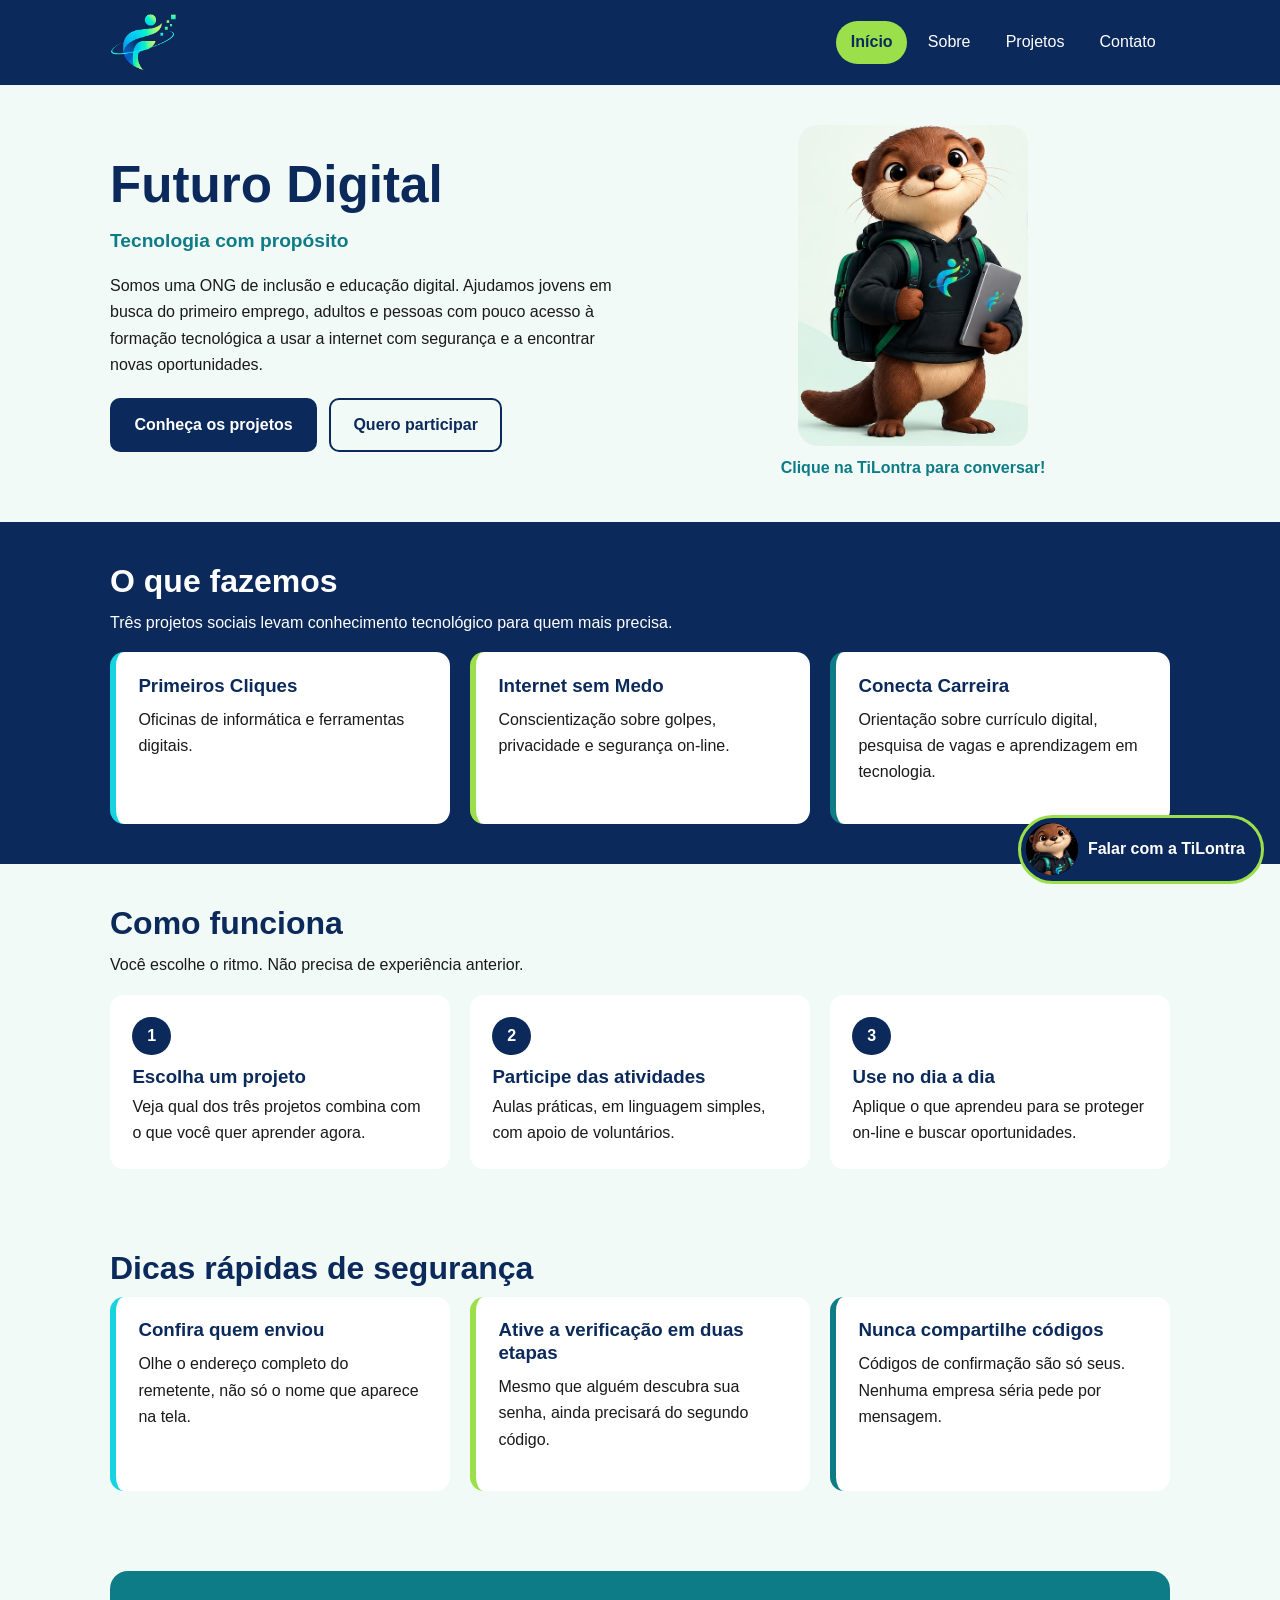
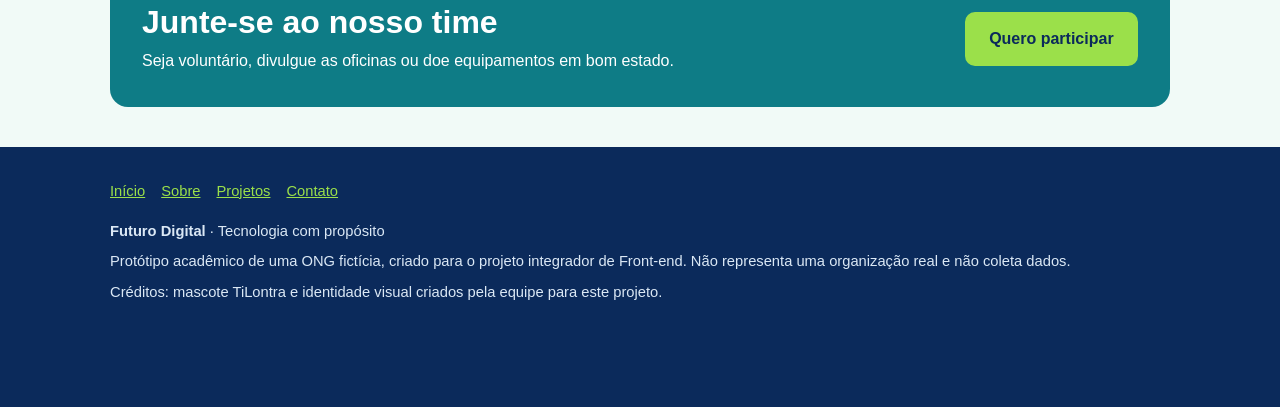
<file: index.html>
<!DOCTYPE html>
<html lang="pt-BR">
    <head>
        <meta charset="UTF-8">
        <meta name="viewport" content="width=device-width, initial-scale=1">
        <meta name="description" content="Futuro Digital: ONG de inclusão e educação digital.">
        <title>
            Início | Futuro Digital
        </title>
        <link rel="stylesheet" href="css/style.css">
    </head>
    <body>
        <!-- Link de acessibilidade que permite ir diretamente ao conteúdo principal. -->
        <a class="pular" href="#conteudo">
            Pular para o conteúdo
        </a>
        <!-- Cabeçalho com identidade visual e menu de navegação principal. -->
        <header>
            <div class="container topo">
                <a class="marca" href="index.html">
                    <img src="img/logo.png" alt="Futuro Digital - ir para a página inicial" width="70" height="56">
                </a>
                <nav aria-label="Menu principal">
                    <ul>
                        <li>
                            <a href="index.html" aria-current="page">
                                Início
                            </a>
                        </li>
                        <li>
                            <a href="sobre.html">
                                Sobre
                            </a>
                        </li>
                        <li>
                            <a href="projetos.html">
                                Projetos
                            </a>
                        </li>
                        <li>
                            <a href="contato.html">
                                Contato
                            </a>
                        </li>
                    </ul>
                </nav>
            </div>
        </header>
        <!-- Conteúdo principal da página, destino do link de salto. -->
        <main id="conteudo">
            <section>
                <!-- Seção de destaque: apresentação da ONG, chamadas para ação e mascote interativa. -->
                <div class="container hero">
                    <div class="hero-texto">
                        <h1>
                            Futuro Digital
                        </h1>
                        <p class="slogan">
                            Tecnologia com propósito
                        </p>
                        <p>
                            Somos uma ONG de inclusão e educação digital. Ajudamos jovens em busca do primeiro emprego, adultos e pessoas com pouco acesso à formação tecnológica a usar a internet com segurança e a encontrar novas oportunidades.
                        </p>
                        <div class="botoes">
                            <a class="btn" href="projetos.html">
                                Conheça os projetos
                            </a>
                            <a class="btn claro" href="contato.html">
                                Quero participar
                            </a>
                        </div>
                    </div>
                    <div class="hero-img">
                        <!-- Botão da mascote: o ID permite associar esta interação ao JavaScript externo. -->
                        <button type="button" class="hero-mascote" id="hero-tilontra" aria-label="Conversar com a TiLontra">
                            <img src="img/tilontra-hero.png" alt="TiLontra, mascote da Futuro Digital: uma lontra de moletom escuro e mochila verde, segurando um tablet" width="230" height="321">
                        </button>
                        <p class="legenda-hero">
                            Clique na TiLontra para conversar!
                        </p>
                    </div>
                </div>
            </section>
            <!-- Apresentação dos três projetos sociais em cartões. -->
            <section class="faixa">
                <div class="container">
                    <h2>
                        O que fazemos
                    </h2>
                    <p>
                        Três projetos sociais levam conhecimento tecnológico para quem mais precisa.
                    </p>
                    <div class="grade">
                        <article class="cartao">
                            <h3>
                                Primeiros Cliques
                            </h3>
                            <p style="color:var(--ink)">
                                Oficinas de informática e ferramentas digitais.
                            </p>
                        </article>
                        <article class="cartao">
                            <h3>
                                Internet sem Medo
                            </h3>
                            <p style="color:var(--ink)">
                                Conscientização sobre golpes, privacidade e segurança on-line.
                            </p>
                        </article>
                        <article class="cartao">
                            <h3>
                                Conecta Carreira
                            </h3>
                            <p style="color:var(--ink)">
                                Orientação sobre currículo digital, pesquisa de vagas e aprendizagem em tecnologia.
                            </p>
                        </article>
                    </div>
                </div>
            </section>
            <section>
                <div class="container">
                    <h2>
                        Como funciona
                    </h2>
                    <p>
                        Você escolhe o ritmo. Não precisa de experiência anterior.
                    </p>
                    <!-- Lista ordenada que descreve as etapas de participação. -->
                    <ol class="passos">
                        <li>
                            <h3>
                                Escolha um projeto
                            </h3>
                            <p>
                                Veja qual dos três projetos combina com o que você quer aprender agora.
                            </p>
                        </li>
                        <li>
                            <h3>
                                Participe das atividades
                            </h3>
                            <p>
                                Aulas práticas, em linguagem simples, com apoio de voluntários.
                            </p>
                        </li>
                        <li>
                            <h3>
                                Use no dia a dia
                            </h3>
                            <p>
                                Aplique o que aprendeu para se proteger on-line e buscar oportunidades.
                            </p>
                        </li>
                    </ol>
                </div>
            </section>
            <section>
                <div class="container">
                    <h2>
                        Dicas rápidas de segurança
                    </h2>
                    <div class="grade">
                        <article class="cartao">
                            <h3>
                                Confira quem enviou
                            </h3>
                            <p>
                                Olhe o endereço completo do remetente, não só o nome que aparece na tela.
                            </p>
                        </article>
                        <article class="cartao">
                            <h3>
                                Ative a verificação em duas etapas
                            </h3>
                            <p>
                                Mesmo que alguém descubra sua senha, ainda precisará do segundo código.
                            </p>
                        </article>
                        <article class="cartao">
                            <h3>
                                Nunca compartilhe códigos
                            </h3>
                            <p>
                                Códigos de confirmação são só seus. Nenhuma empresa séria pede por mensagem.
                            </p>
                        </article>
                    </div>
                </div>
            </section>
            <section>
                <div class="container">
                    <!-- Chamada para participação voluntária e contato. -->
                    <div class="chamada">
                        <div>
                            <h2>
                                Junte-se ao nosso time
                            </h2>
                            <p>
                                Seja voluntário, divulgue as oficinas ou doe equipamentos em bom estado.
                            </p>
                        </div>
                        <a class="btn" href="contato.html">
                            Quero participar
                        </a>
                    </div>
                </div>
            </section>
        </main>
        <!-- Rodapé com navegação secundária, identificação e créditos acadêmicos. -->
        <footer>
            <div class="container">
                <ul class="rodape-nav">
                    <li>
                        <a href="index.html">
                            Início
                        </a>
                    </li>
                    <li>
                        <a href="sobre.html">
                            Sobre
                        </a>
                    </li>
                    <li>
                        <a href="projetos.html">
                            Projetos
                        </a>
                    </li>
                    <li>
                        <a href="contato.html">
                            Contato
                        </a>
                    </li>
                </ul>
                <p>
                    <strong>
                        Futuro Digital
                    </strong>
                     · Tecnologia com propósito
                </p>
                <p>
                    Protótipo acadêmico de uma ONG fictícia, criado para o projeto integrador de Front-end. Não representa uma organização real e não coleta dados.
                </p>
                <p>
                    Créditos: mascote TiLontra e identidade visual criados pela equipe para este projeto.
                </p>
            </div>
        </footer>
        <!-- Componente complementar da mascote, com balão de dicas e controles interativos. -->
        <aside class="tilontra" aria-label="Mascote TiLontra">
            <!-- Balão inicialmente oculto; o atributo hidden controla sua visibilidade inicial. -->
            <div class="balao" id="balao" hidden>
                <img id="balao-pose" class="balao-pose" src="img/pose-juntos.png" alt="" width="80" height="84">
                <div class="balao-texto">
                    <p>
                        <strong>
                            TiLontra:
                        </strong>
                    </p>
                    <!-- Área de dicas atualizável: aria-live anuncia alterações de texto a tecnologias assistivas. -->
                    <p id="dica-texto" aria-live="polite">
                        Antes de clicar em um link desconhecido, pare e confira o endereço. Golpes dependem da pressa!
                    </p>
                    <p class="balao-pergunta">
                        Quer outra dica? Escolha um assunto:
                    </p>
                    <!-- Botões temáticos identificados por IDs para interação com o script. -->
                    <div class="balao-opcoes">
                        <button type="button" id="tema-golpes">
                            Golpes
                        </button>
                        <button type="button" id="tema-senhas">
                            Senhas
                        </button>
                        <button type="button" id="tema-curriculo">
                            Currículo
                        </button>
                    </div>
                </div>
            </div>
            <!-- Botão que controla o balão; atributos ARIA informam o estado e o elemento controlado. -->
            <button class="btn-tilontra" id="btn-tilontra" type="button" aria-expanded="false" aria-controls="balao">
                <img src="img/tilontra-rosto.png" alt="">
                <span id="btn-texto">
                    Falar com a TiLontra
                </span>
            </button>
        </aside>
        <script src="js/script.js">
        </script>
    </body>
</html>
</file>
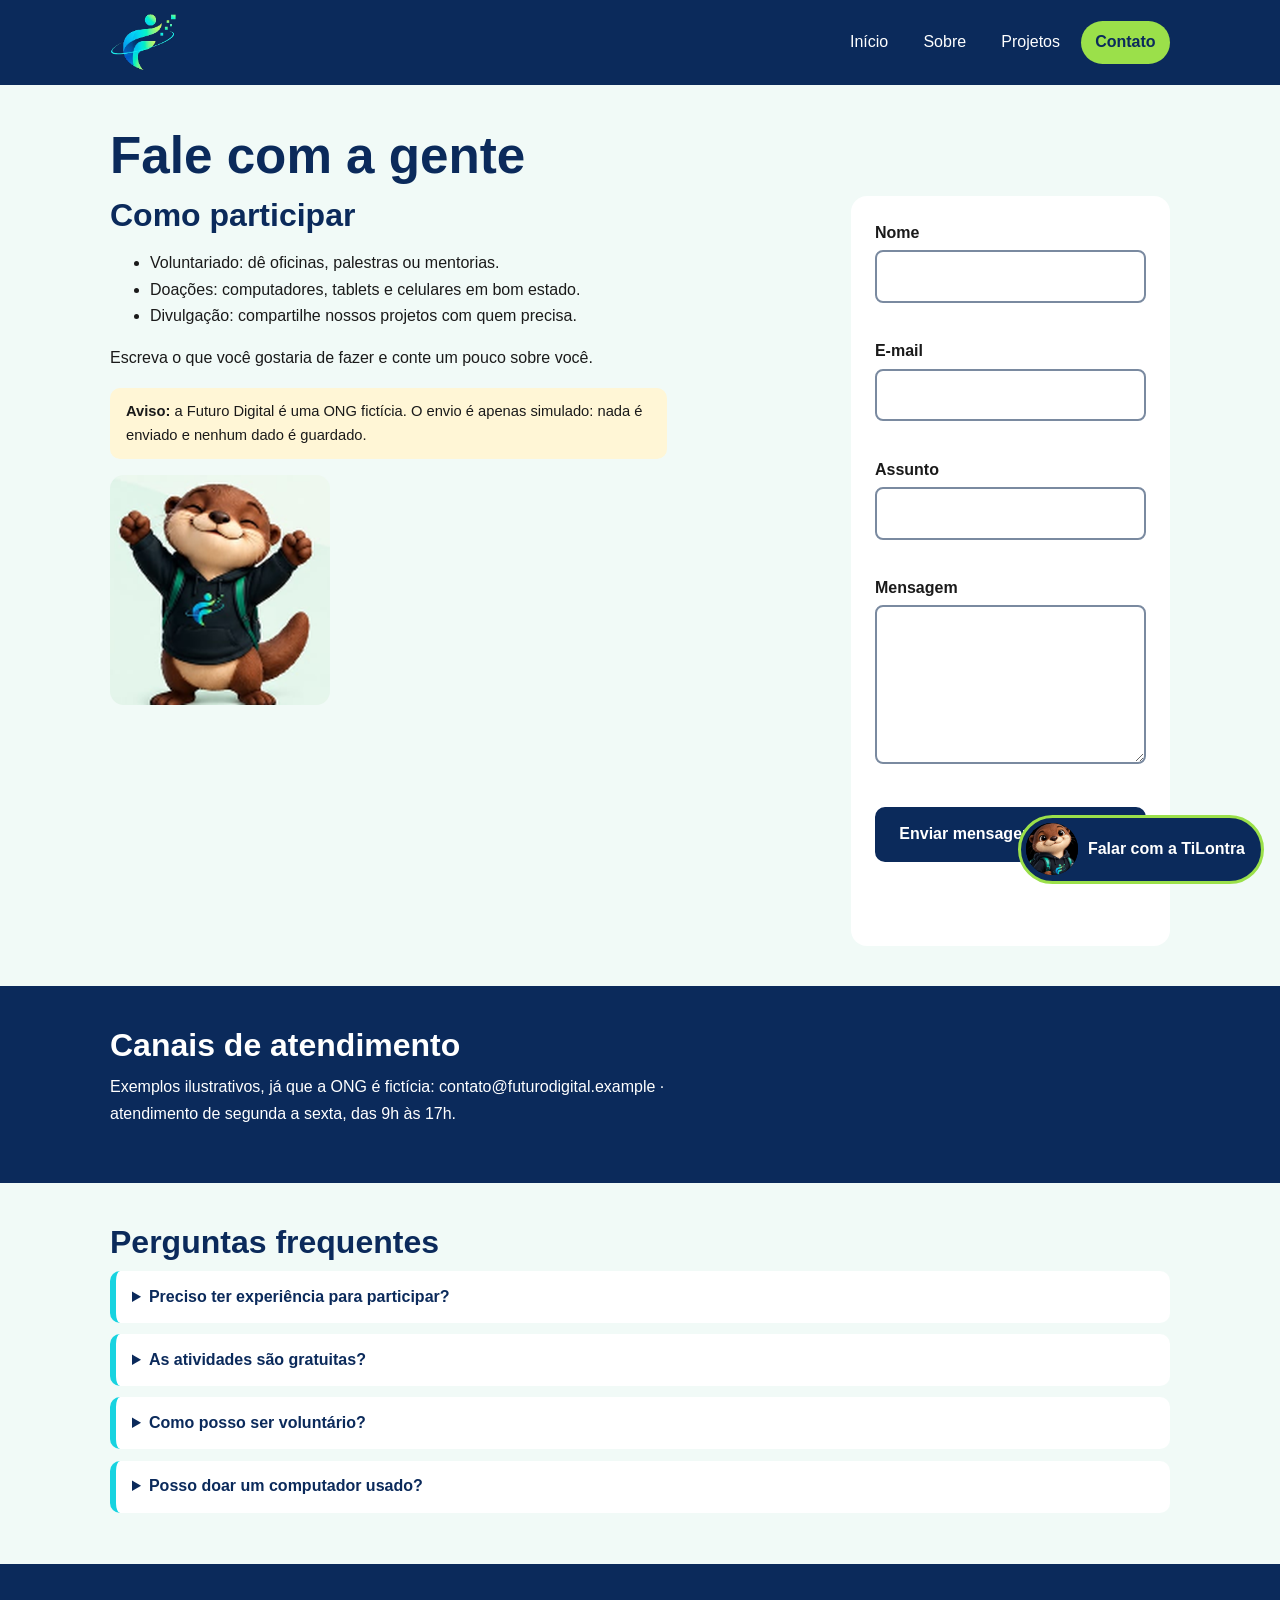
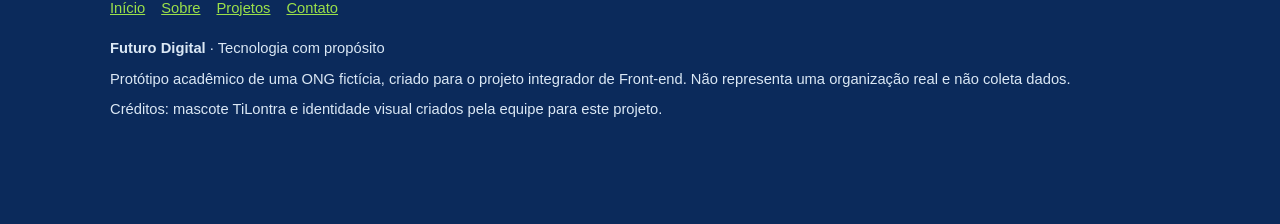
<file: contato.html>
<!DOCTYPE html>
<html lang="pt-BR">
    <!-- Metadados da página, título e referência à folha de estilos. -->
    <head>
        <meta charset="UTF-8">
        <meta name="viewport" content="width=device-width, initial-scale=1">
        <meta name="description" content="Fale com a Futuro Digital e saiba como ser voluntário.">
        <title>
            Contato | Futuro Digital
        </title>
        <link rel="stylesheet" href="css/style.css">
    </head>
    <body>
        <a class="pular" href="#conteudo">
            Pular para o conteúdo
        </a>
        <!-- Cabeçalho compartilhado com identidade visual e menu de navegação acessível. -->
        <header>
            <div class="container topo">
                <a class="marca" href="index.html">
                    <img src="img/logo.png" alt="Futuro Digital - ir para a página inicial" width="70" height="56">
                </a>
                <!-- aria-label identifica o menu para tecnologias assistivas. -->
                <nav aria-label="Menu principal">
                    <ul>
                        <li>
                            <a href="index.html">
                                Início
                            </a>
                        </li>
                        <li>
                            <a href="sobre.html">
                                Sobre
                            </a>
                        </li>
                        <li>
                            <a href="projetos.html">
                                Projetos
                            </a>
                        </li>
                        <li>
                            <a href="contato.html" aria-current="page">
                                Contato
                            </a>
                        </li>
                    </ul>
                </nav>
            </div>
        </header>
        <!-- Conteúdo principal identificado para o link de salto de acessibilidade. -->
        <main id="conteudo">
            <!-- Seção de conteúdo: mantém a organização semântica da página. -->
            <section>
                <div class="container">
                    <h1>
                        Fale com a gente
                    </h1>
                    <div class="contato">
                        <div>
                            <h2>
                                Como participar
                            </h2>
                            <ul>
                                <li>
                                    Voluntariado: dê oficinas, palestras ou mentorias.
                                </li>
                                <li>
                                    Doações: computadores, tablets e celulares em bom estado.
                                </li>
                                <li>
                                    Divulgação: compartilhe nossos projetos com quem precisa.
                                </li>
                            </ul>
                            <p>
                                Escreva o que você gostaria de fazer e conte um pouco sobre você.
                            </p>
                            <p class="aviso">
                                <strong>
                                    Aviso:
                                </strong>
                                a Futuro Digital é uma ONG fictícia. O envio é apenas simulado: nada é enviado e nenhum dado é guardado.
                            </p>
                            <img src="img/pose-juntos.png" alt="TiLontra comemorando com os braços para o alto" width="286" height="300" style="max-width:220px;border-radius:14px">
                        </div>
                        <!-- Formulário demonstrativo: campos, mensagens de validação e retorno acessível. -->
                        <form id="formulario" novalidate>
                            <label for="nome">
                                Nome
                            </label>
                            <input type="text" id="nome" name="nome" required minlength="3" autocomplete="name">
                            <p class="erro" id="erro-nome">
                            </p>
                            <label for="email">
                                E-mail
                            </label>
                            <input type="email" id="email" name="email" required autocomplete="email">
                            <p class="erro" id="erro-email">
                            </p>
                            <label for="assunto">
                                Assunto
                            </label>
                            <input type="text" id="assunto" name="assunto" required>
                            <p class="erro" id="erro-assunto">
                            </p>
                            <label for="mensagem">
                                Mensagem
                            </label>
                            <textarea id="mensagem" name="mensagem" rows="5" required minlength="10">
                            </textarea>
                            <p class="erro" id="erro-mensagem">
                            </p>
                            <button class="btn" type="submit">
                                Enviar mensagem (simulado)
                            </button>
                            <!-- Região de status anuncia o resultado do formulário sem mudar o foco. -->
                            <p id="resultado" class="resultado" role="status" aria-live="polite">
                            </p>
                        </form>
                    </div>
                </div>
            </section>
            <!-- Seção de conteúdo: mantém a organização semântica da página. -->
            <section class="faixa">
                <div class="container">
                    <h2>
                        Canais de atendimento
                    </h2>
                    <p>
                        Exemplos ilustrativos, já que a ONG é fictícia: contato@futurodigital.example · atendimento de segunda a sexta, das 9h às 17h.
                    </p>
                </div>
            </section>
            <!-- Seção de conteúdo: mantém a organização semântica da página. -->
            <section>
                <div class="container">
                    <h2>
                        Perguntas frequentes
                    </h2>
                    <!-- Pergunta expansível nativa do HTML, sem necessidade de JavaScript. -->
                    <details>
                        <summary>
                            Preciso ter experiência para participar?
                        </summary>
                        <p>
                            Não. Os projetos começam do zero e respeitam o ritmo de cada pessoa.
                        </p>
                    </details>
                    <!-- Pergunta expansível nativa do HTML, sem necessidade de JavaScript. -->
                    <details>
                        <summary>
                            As atividades são gratuitas?
                        </summary>
                        <p>
                            Sim. Todas as oficinas, palestras e mentorias são gratuitas.
                        </p>
                    </details>
                    <!-- Pergunta expansível nativa do HTML, sem necessidade de JavaScript. -->
                    <details>
                        <summary>
                            Como posso ser voluntário?
                        </summary>
                        <p>
                            Use o formulário acima, escolha um assunto como "Voluntariado" e conte em que área você pode ajudar.
                        </p>
                    </details>
                    <!-- Pergunta expansível nativa do HTML, sem necessidade de JavaScript. -->
                    <details>
                        <summary>
                            Posso doar um computador usado?
                        </summary>
                        <p>
                            Sim. Equipamentos em bom funcionamento ajudam muito o projeto Primeiros Cliques.
                        </p>
                    </details>
                </div>
            </section>
        </main>
        <!-- Rodapé institucional e links de navegação entre as páginas. -->
        <footer>
            <div class="container">
                <ul class="rodape-nav">
                    <li>
                        <a href="index.html">
                            Início
                        </a>
                    </li>
                    <li>
                        <a href="sobre.html">
                            Sobre
                        </a>
                    </li>
                    <li>
                        <a href="projetos.html">
                            Projetos
                        </a>
                    </li>
                    <li>
                        <a href="contato.html">
                            Contato
                        </a>
                    </li>
                </ul>
                <p>
                    <strong>
                        Futuro Digital
                    </strong>
                    · Tecnologia com propósito
                </p>
                <p>
                    Protótipo acadêmico de uma ONG fictícia, criado para o projeto integrador de Front-end. Não representa uma organização real e não coleta dados.
                </p>
                <p>
                    Créditos: mascote TiLontra e identidade visual criados pela equipe para este projeto.
                </p>
            </div>
        </footer>
        <!-- Assistente TiLontra: balão de dicas e controles acionados pelo JavaScript. -->
        <aside class="tilontra" aria-label="Mascote TiLontra">
            <div class="balao" id="balao" hidden>
                <img id="balao-pose" class="balao-pose" src="img/pose-juntos.png" alt="" width="80" height="84">
                <div class="balao-texto">
                    <p>
                        <strong>
                            TiLontra:
                        </strong>
                    </p>
                    <p id="dica-texto" aria-live="polite">
                        Lembrete: este formulário é só uma simulação. Nenhuma mensagem é enviada de verdade.
                    </p>
                    <p class="balao-pergunta">
                        Quer outra dica? Escolha um assunto:
                    </p>
                    <div class="balao-opcoes">
                        <button type="button" id="tema-golpes">
                            Golpes
                        </button>
                        <button type="button" id="tema-senhas">
                            Senhas
                        </button>
                        <button type="button" id="tema-curriculo">
                            Currículo
                        </button>
                    </div>
                </div>
            </div>
            <!-- aria-expanded e aria-controls informam o estado e o alvo do balão. -->
            <button class="btn-tilontra" id="btn-tilontra" type="button" aria-expanded="false" aria-controls="balao">
                <img src="img/tilontra-rosto.png" alt="">
                <span id="btn-texto">
                    Falar com a TiLontra
                </span>
            </button>
        </aside>
        <!-- Script externo responsável pelos comportamentos interativos. -->
        <script src="js/script.js">
        </script>
    </body>
</html>
</file>
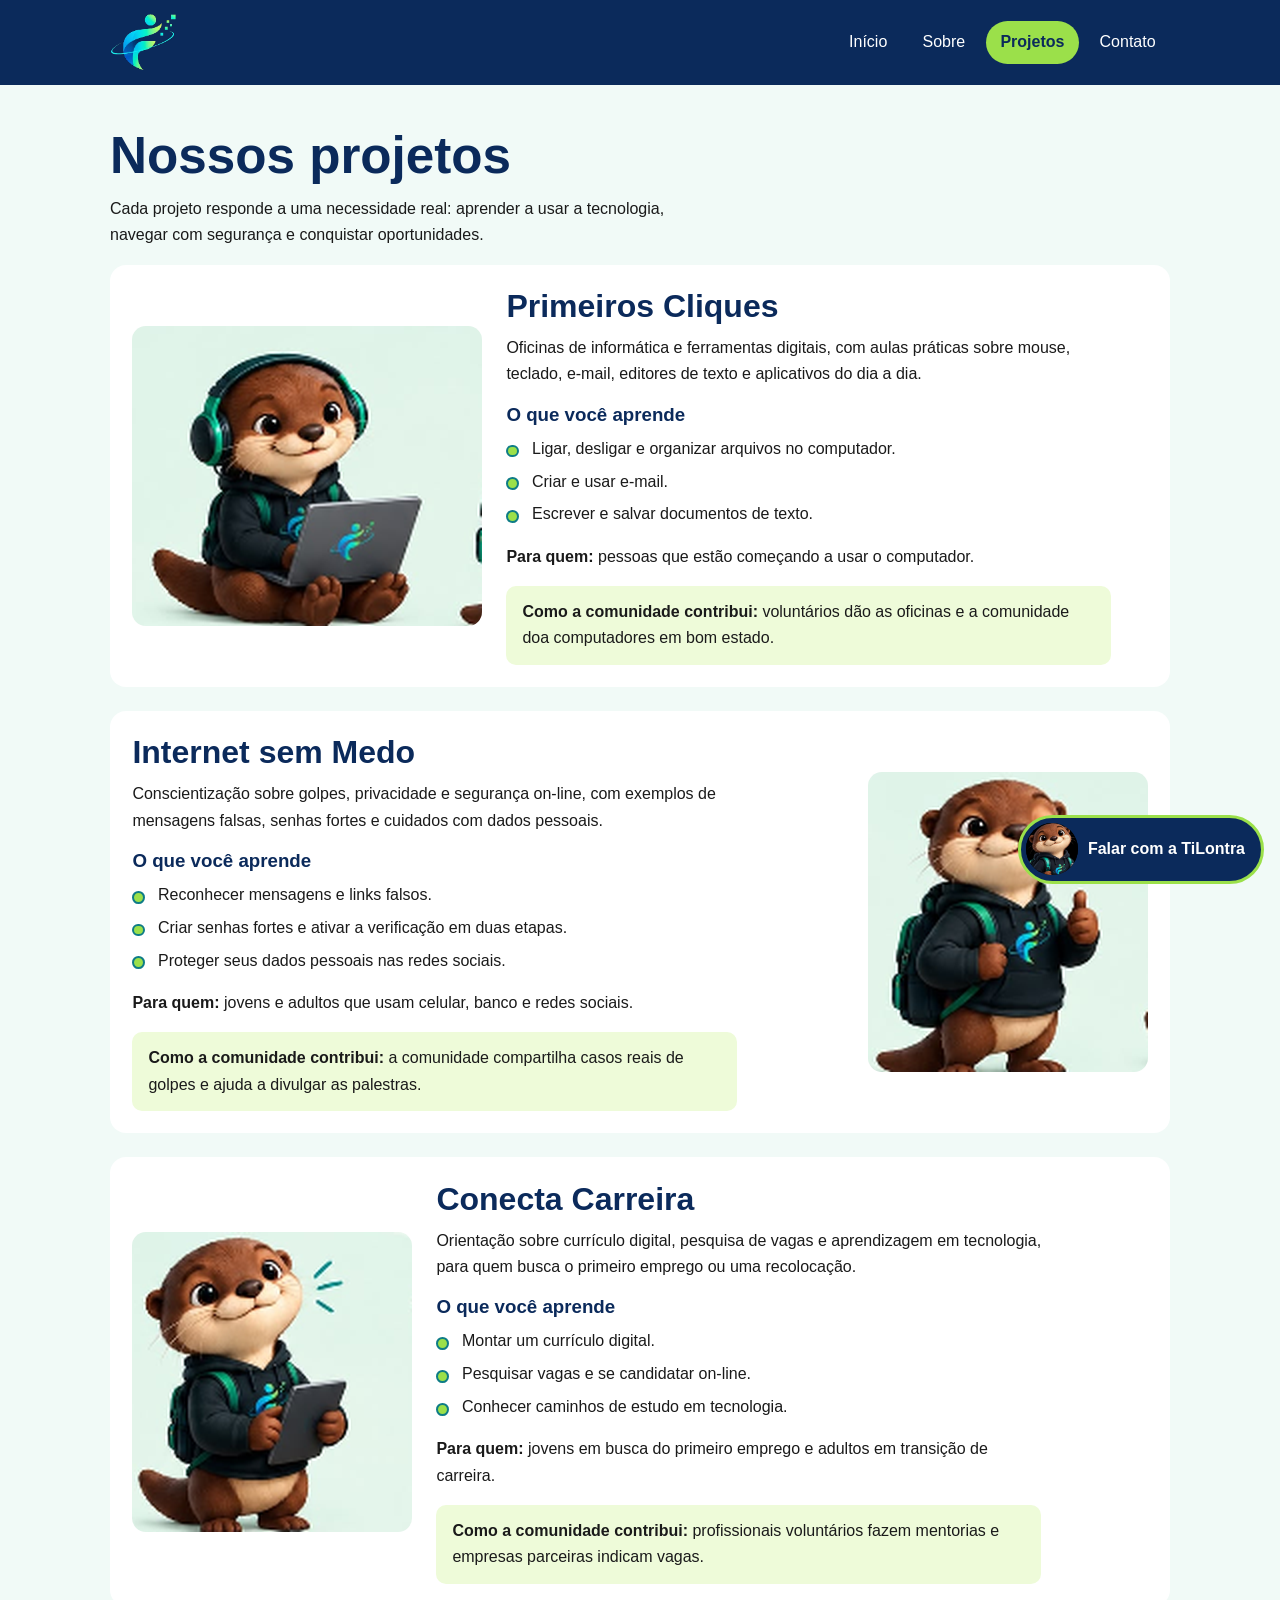
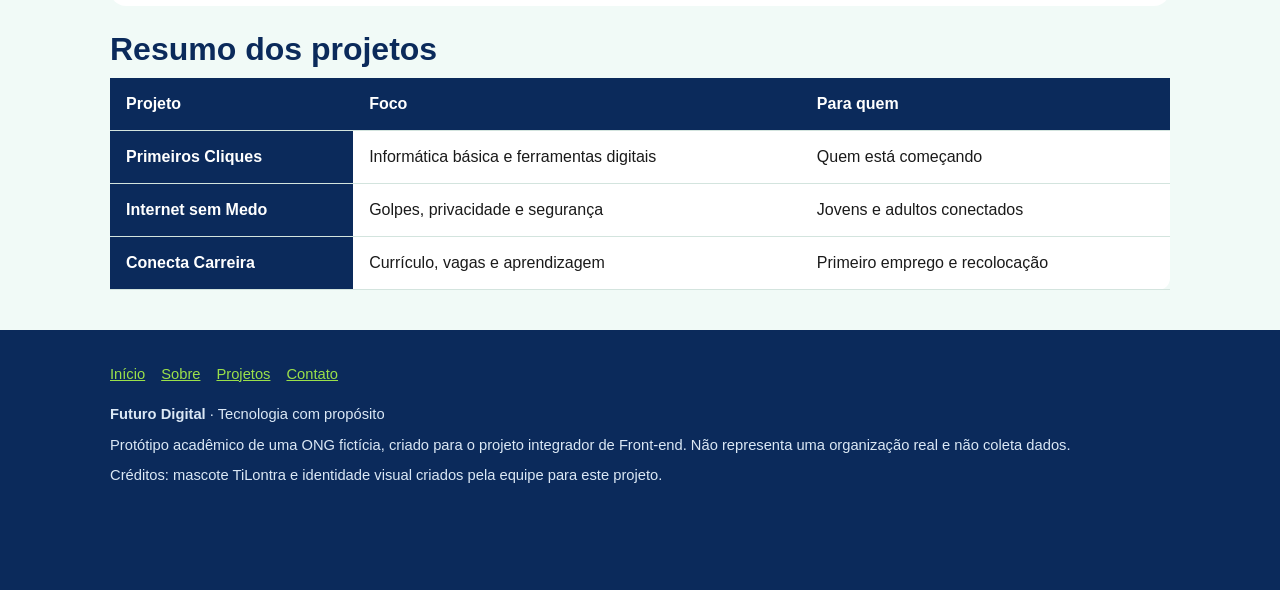
<file: projetos.html>
<!DOCTYPE html>
<html lang="pt-BR">
    <head>
        <meta charset="UTF-8">
        <meta name="viewport" content="width=device-width, initial-scale=1">
        <meta name="description" content="Os três projetos sociais da Futuro Digital.">
        <title>
            Projetos | Futuro Digital
        </title>
        <link rel="stylesheet" href="css/style.css">
    </head>
    <body>
        <a class="pular" href="#conteudo">
            Pular para o conteúdo
        </a>
        <!-- Cabeçalho compartilhado com identidade visual e menu de navegação acessível. -->
        <header>
            <div class="container topo">
                <a class="marca" href="index.html">
                    <img src="img/logo.png" alt="Futuro Digital - ir para a página inicial" width="70" height="56">
                </a>
                <!-- aria-label identifica o menu para tecnologias assistivas. -->
                <nav aria-label="Menu principal">
                    <ul>
                        <li>
                            <a href="index.html">
                                Início
                            </a>
                        </li>
                        <li>
                            <a href="sobre.html">
                                Sobre
                            </a>
                        </li>
                        <li>
                            <a href="projetos.html" aria-current="page">
                                Projetos
                            </a>
                        </li>
                        <li>
                            <a href="contato.html">
                                Contato
                            </a>
                        </li>
                    </ul>
                </nav>
            </div>
        </header>
        <!-- Conteúdo principal identificado para o link de salto de acessibilidade. -->
        <main id="conteudo">
            <!-- Seção de conteúdo: mantém a organização semântica da página. -->
            <section>
                <div class="container">
                    <h1>
                        Nossos projetos
                    </h1>
                    <p>
                        Cada projeto responde a uma necessidade real: aprender a usar a tecnologia, navegar com segurança e conquistar oportunidades.
                    </p>
                    <article class="projeto">
                        <img src="img/pose-estudando.png" alt="TiLontra sentada usando um notebook e fones de ouvido" width="350" height="300">
                        <div>
                            <h2>
                                Primeiros Cliques
                            </h2>
                            <p>
                                Oficinas de informática e ferramentas digitais, com aulas práticas sobre mouse, teclado, e-mail, editores de texto e aplicativos do dia a dia.
                            </p>
                            <h3>
                                O que você aprende
                            </h3>
                            <ul class="lista-check">
                                <li>
                                    Ligar, desligar e organizar arquivos no computador.
                                </li>
                                <li>
                                    Criar e usar e-mail.
                                </li>
                                <li>
                                    Escrever e salvar documentos de texto.
                                </li>
                            </ul>
                            <p>
                                <strong>
                                    Para quem:
                                </strong>
                                pessoas que estão começando a usar o computador.
                            </p>
                            <p class="contribua">
                                <strong>
                                    Como a comunidade contribui:
                                </strong>
                                voluntários dão as oficinas e a comunidade doa computadores em bom estado.
                            </p>
                        </div>
                    </article>
                    <article class="projeto">
                        <img src="img/pose-conectado.png" alt="TiLontra sorrindo e fazendo sinal de joia" width="350" height="300">
                        <div>
                            <h2>
                                Internet sem Medo
                            </h2>
                            <p>
                                Conscientização sobre golpes, privacidade e segurança on-line, com exemplos de mensagens falsas, senhas fortes e cuidados com dados pessoais.
                            </p>
                            <h3>
                                O que você aprende
                            </h3>
                            <ul class="lista-check">
                                <li>
                                    Reconhecer mensagens e links falsos.
                                </li>
                                <li>
                                    Criar senhas fortes e ativar a verificação em duas etapas.
                                </li>
                                <li>
                                    Proteger seus dados pessoais nas redes sociais.
                                </li>
                            </ul>
                            <p>
                                <strong>
                                    Para quem:
                                </strong>
                                jovens e adultos que usam celular, banco e redes sociais.
                            </p>
                            <p class="contribua">
                                <strong>
                                    Como a comunidade contribui:
                                </strong>
                                a comunidade compartilha casos reais de golpes e ajuda a divulgar as palestras.
                            </p>
                        </div>
                    </article>
                    <article class="projeto">
                        <img src="img/pose-oportunidades.png" alt="TiLontra segurando um tablet" width="350" height="300">
                        <div>
                            <h2>
                                Conecta Carreira
                            </h2>
                            <p>
                                Orientação sobre currículo digital, pesquisa de vagas e aprendizagem em tecnologia, para quem busca o primeiro emprego ou uma recolocação.
                            </p>
                            <h3>
                                O que você aprende
                            </h3>
                            <ul class="lista-check">
                                <li>
                                    Montar um currículo digital.
                                </li>
                                <li>
                                    Pesquisar vagas e se candidatar on-line.
                                </li>
                                <li>
                                    Conhecer caminhos de estudo em tecnologia.
                                </li>
                            </ul>
                            <p>
                                <strong>
                                    Para quem:
                                </strong>
                                jovens em busca do primeiro emprego e adultos em transição de carreira.
                            </p>
                            <p class="contribua">
                                <strong>
                                    Como a comunidade contribui:
                                </strong>
                                profissionais voluntários fazem mentorias e empresas parceiras indicam vagas.
                            </p>
                        </div>
                    </article>
                    <h2>
                        Resumo dos projetos
                    </h2>
                    <div class="tabela-rolagem">
                        <!-- Tabela comparativa com cabeçalhos semânticos para facilitar a leitura. -->
                        <table>
                            <caption class="sr">
                                Comparação entre os três projetos
                            </caption>
                            <thead>
                                <tr>
                                    <th scope="col">
                                        Projeto
                                    </th>
                                    <th scope="col">
                                        Foco
                                    </th>
                                    <th scope="col">
                                        Para quem
                                    </th>
                                </tr>
                            </thead>
                            <tbody>
                                <tr>
                                    <th scope="row">
                                        Primeiros Cliques
                                    </th>
                                    <td>
                                        Informática básica e ferramentas digitais
                                    </td>
                                    <td>
                                        Quem está começando
                                    </td>
                                </tr>
                                <tr>
                                    <th scope="row">
                                        Internet sem Medo
                                    </th>
                                    <td>
                                        Golpes, privacidade e segurança
                                    </td>
                                    <td>
                                        Jovens e adultos conectados
                                    </td>
                                </tr>
                                <tr>
                                    <th scope="row">
                                        Conecta Carreira
                                    </th>
                                    <td>
                                        Currículo, vagas e aprendizagem
                                    </td>
                                    <td>
                                        Primeiro emprego e recolocação
                                    </td>
                                </tr>
                            </tbody>
                        </table>
                    </div>
                </div>
            </section>
        </main>
        <!-- Rodapé institucional e links de navegação entre as páginas. -->
        <footer>
            <div class="container">
                <ul class="rodape-nav">
                    <li>
                        <a href="index.html">
                            Início
                        </a>
                    </li>
                    <li>
                        <a href="sobre.html">
                            Sobre
                        </a>
                    </li>
                    <li>
                        <a href="projetos.html">
                            Projetos
                        </a>
                    </li>
                    <li>
                        <a href="contato.html">
                            Contato
                        </a>
                    </li>
                </ul>
                <p>
                    <strong>
                        Futuro Digital
                    </strong>
                    · Tecnologia com propósito
                </p>
                <p>
                    Protótipo acadêmico de uma ONG fictícia, criado para o projeto integrador de Front-end. Não representa uma organização real e não coleta dados.
                </p>
                <p>
                    Créditos: mascote TiLontra e identidade visual criados pela equipe para este projeto.
                </p>
            </div>
        </footer>
        <!-- Assistente TiLontra: balão de dicas e controles acionados pelo JavaScript. -->
        <aside class="tilontra" aria-label="Mascote TiLontra">
            <div class="balao" id="balao" hidden>
                <img id="balao-pose" class="balao-pose" src="img/pose-juntos.png" alt="" width="80" height="84">
                <div class="balao-texto">
                    <p>
                        <strong>
                            TiLontra:
                        </strong>
                    </p>
                    <p id="dica-texto" aria-live="polite">
                        Desconfie de mensagens que pedem códigos ou senhas. Empresas sérias nunca pedem isso por mensagem.
                    </p>
                    <p class="balao-pergunta">
                        Quer outra dica? Escolha um assunto:
                    </p>
                    <div class="balao-opcoes">
                        <button type="button" id="tema-golpes">
                            Golpes
                        </button>
                        <button type="button" id="tema-senhas">
                            Senhas
                        </button>
                        <button type="button" id="tema-curriculo">
                            Currículo
                        </button>
                    </div>
                </div>
            </div>
            <!-- aria-expanded e aria-controls informam o estado e o alvo do balão. -->
            <button class="btn-tilontra" id="btn-tilontra" type="button" aria-expanded="false" aria-controls="balao">
                <img src="img/tilontra-rosto.png" alt="">
                <span id="btn-texto">
                    Falar com a TiLontra
                </span>
            </button>
        </aside>
        <!-- Script externo responsável pelos comportamentos interativos. -->
        <script src="js/script.js">
        </script>
    </body>
</html>
</file>
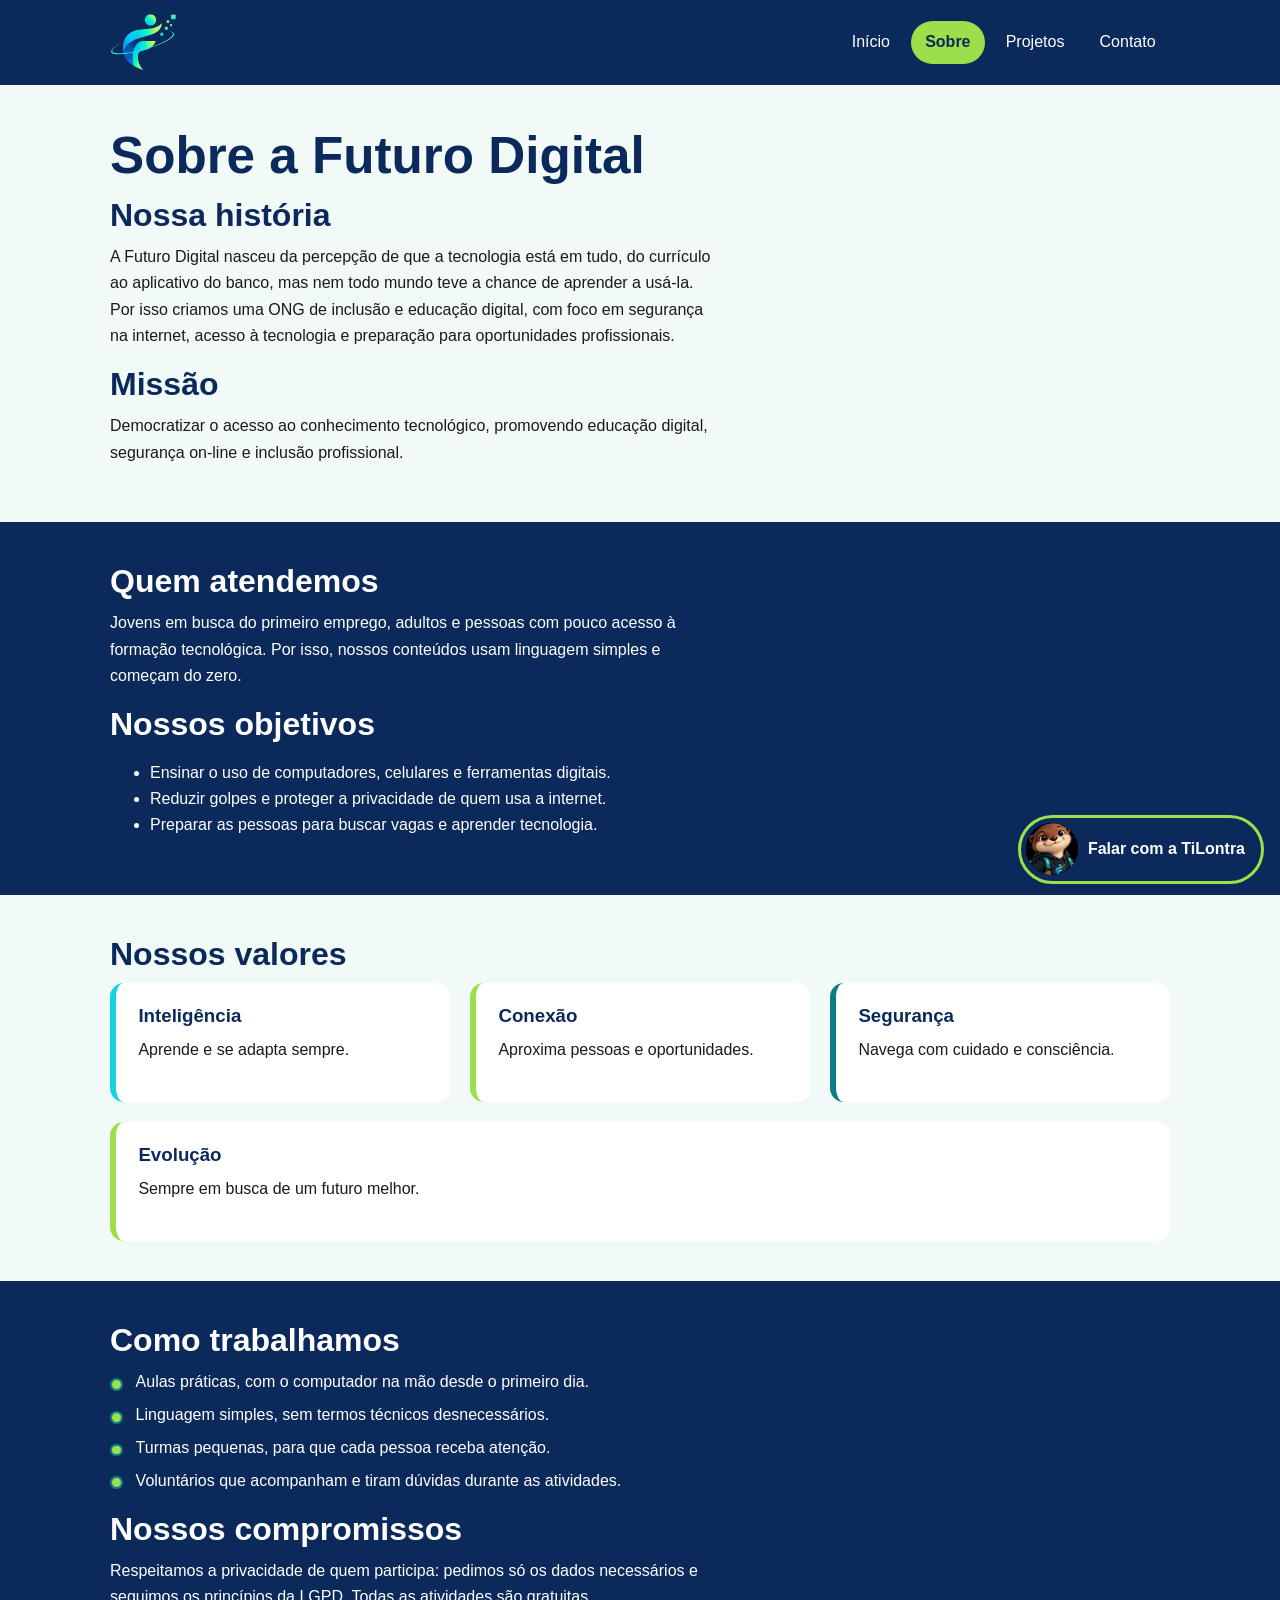
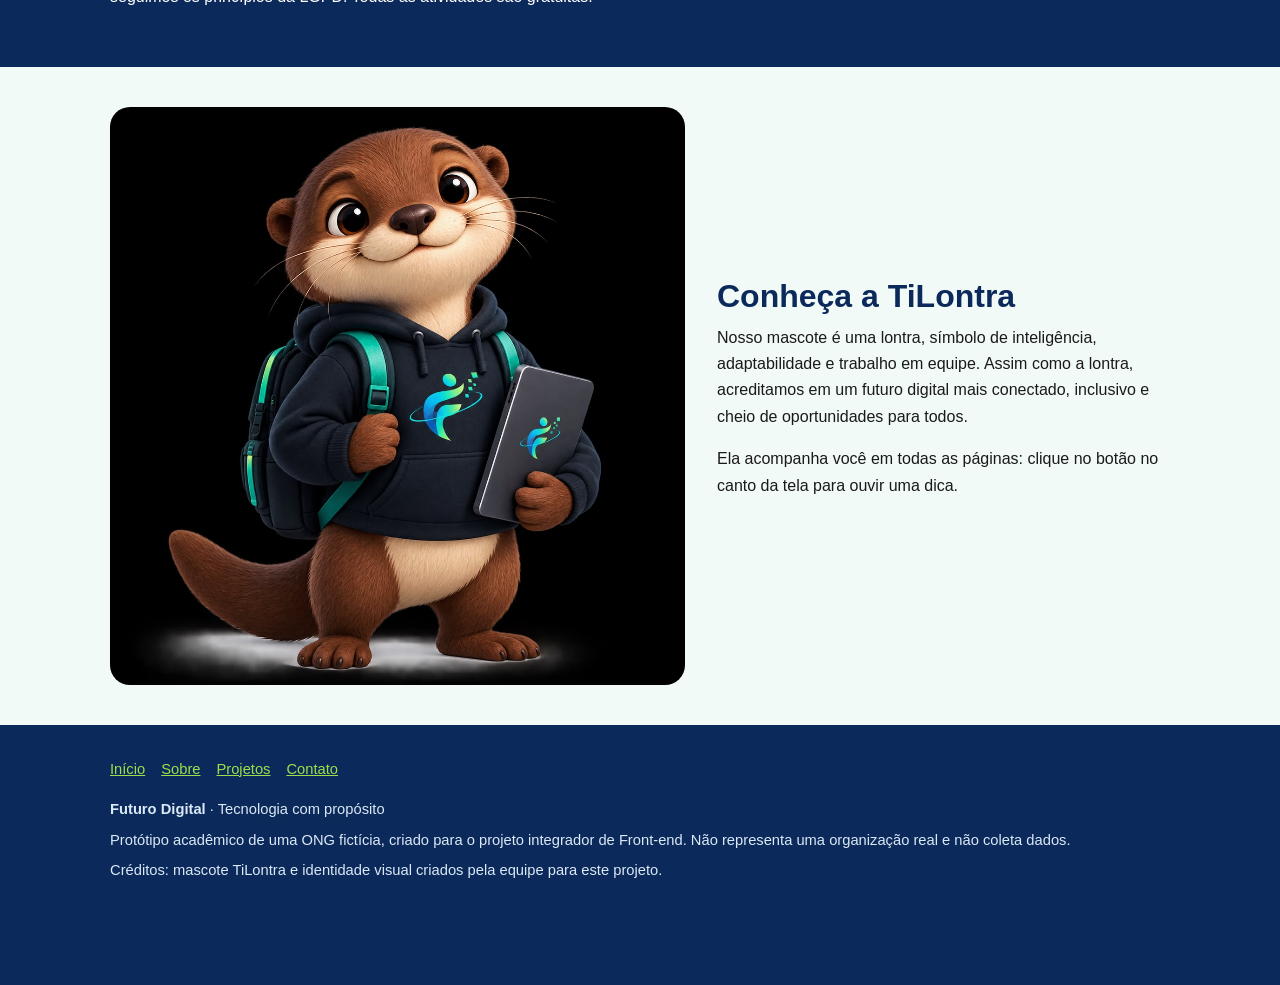
<file: sobre.html>
<!DOCTYPE html>
<html lang="pt-BR">
    <head>
        <meta charset="UTF-8">
        <meta name="viewport" content="width=device-width, initial-scale=1">
        <meta name="description" content="Missão, público e valores da ONG Futuro Digital.">
        <title>
            Sobre | Futuro Digital
        </title>
        <link rel="stylesheet" href="css/style.css">
    </head>
    <body>
        <a class="pular" href="#conteudo">
            Pular para o conteúdo
        </a>
        <!-- Cabeçalho compartilhado com identidade visual e menu de navegação acessível. -->
        <header>
            <div class="container topo">
                <a class="marca" href="index.html">
                    <img src="img/logo.png" alt="Futuro Digital - ir para a página inicial" width="70" height="56">
                </a>
                <!-- aria-label identifica o menu para tecnologias assistivas. -->
                <nav aria-label="Menu principal">
                    <ul>
                        <li>
                            <a href="index.html">
                                Início
                            </a>
                        </li>
                        <li>
                            <a href="sobre.html" aria-current="page">
                                Sobre
                            </a>
                        </li>
                        <li>
                            <a href="projetos.html">
                                Projetos
                            </a>
                        </li>
                        <li>
                            <a href="contato.html">
                                Contato
                            </a>
                        </li>
                    </ul>
                </nav>
            </div>
        </header>
        <!-- Conteúdo principal identificado para o link de salto de acessibilidade. -->
        <main id="conteudo">
            <!-- Seção de conteúdo: mantém a organização semântica da página. -->
            <section>
                <div class="container">
                    <h1>
                        Sobre a Futuro Digital
                    </h1>
                    <h2>
                        Nossa história
                    </h2>
                    <p>
                        A Futuro Digital nasceu da percepção de que a tecnologia está em tudo, do currículo ao aplicativo do banco, mas nem todo mundo teve a chance de aprender a usá-la. Por isso criamos uma ONG de inclusão e educação digital, com foco em segurança na internet, acesso à tecnologia e preparação para oportunidades profissionais.
                    </p>
                    <h2>
                        Missão
                    </h2>
                    <p>
                        Democratizar o acesso ao conhecimento tecnológico, promovendo educação digital, segurança on-line e inclusão profissional.
                    </p>
                </div>
            </section>
            <!-- Seção de conteúdo: mantém a organização semântica da página. -->
            <section class="faixa">
                <div class="container">
                    <h2>
                        Quem atendemos
                    </h2>
                    <p>
                        Jovens em busca do primeiro emprego, adultos e pessoas com pouco acesso à formação tecnológica. Por isso, nossos conteúdos usam linguagem simples e começam do zero.
                    </p>
                    <h2>
                        Nossos objetivos
                    </h2>
                    <ul>
                        <li>
                            Ensinar o uso de computadores, celulares e ferramentas digitais.
                        </li>
                        <li>
                            Reduzir golpes e proteger a privacidade de quem usa a internet.
                        </li>
                        <li>
                            Preparar as pessoas para buscar vagas e aprender tecnologia.
                        </li>
                    </ul>
                </div>
            </section>
            <!-- Seção de conteúdo: mantém a organização semântica da página. -->
            <section>
                <div class="container">
                    <h2>
                        Nossos valores
                    </h2>
                    <div class="grade">
                        <article class="cartao">
                            <h3>
                                Inteligência
                            </h3>
                            <p>
                                Aprende e se adapta sempre.
                            </p>
                        </article>
                        <article class="cartao">
                            <h3>
                                Conexão
                            </h3>
                            <p>
                                Aproxima pessoas e oportunidades.
                            </p>
                        </article>
                        <article class="cartao">
                            <h3>
                                Segurança
                            </h3>
                            <p>
                                Navega com cuidado e consciência.
                            </p>
                        </article>
                        <article class="cartao">
                            <h3>
                                Evolução
                            </h3>
                            <p>
                                Sempre em busca de um futuro melhor.
                            </p>
                        </article>
                    </div>
                </div>
            </section>
            <!-- Seção de conteúdo: mantém a organização semântica da página. -->
            <section class="faixa">
                <div class="container">
                    <h2>
                        Como trabalhamos
                    </h2>
                    <ul class="lista-check">
                        <li>
                            Aulas práticas, com o computador na mão desde o primeiro dia.
                        </li>
                        <li>
                            Linguagem simples, sem termos técnicos desnecessários.
                        </li>
                        <li>
                            Turmas pequenas, para que cada pessoa receba atenção.
                        </li>
                        <li>
                            Voluntários que acompanham e tiram dúvidas durante as atividades.
                        </li>
                    </ul>
                    <h2>
                        Nossos compromissos
                    </h2>
                    <p>
                        Respeitamos a privacidade de quem participa: pedimos só os dados necessários e seguimos os princípios da LGPD. Todas as atividades são gratuitas.
                    </p>
                </div>
            </section>
            <!-- Seção de conteúdo: mantém a organização semântica da página. -->
            <section>
                <div class="container mascote-sobre">
                    <img src="img/tilontra.png" alt="TiLontra, mascote da Futuro Digital: uma lontra de moletom escuro com mochila verde, segurando um tablet" width="575" height="578" style="background:#000">
                    <div>
                        <h2>
                            Conheça a TiLontra
                        </h2>
                        <p>
                            Nosso mascote é uma lontra, símbolo de inteligência, adaptabilidade e trabalho em equipe. Assim como a lontra, acreditamos em um futuro digital mais conectado, inclusivo e cheio de oportunidades para todos.
                        </p>
                        <p>
                            Ela acompanha você em todas as páginas: clique no botão no canto da tela para ouvir uma dica.
                        </p>
                    </div>
                </div>
            </section>
        </main>
        <!-- Rodapé institucional e links de navegação entre as páginas. -->
        <footer>
            <div class="container">
                <ul class="rodape-nav">
                    <li>
                        <a href="index.html">
                            Início
                        </a>
                    </li>
                    <li>
                        <a href="sobre.html">
                            Sobre
                        </a>
                    </li>
                    <li>
                        <a href="projetos.html">
                            Projetos
                        </a>
                    </li>
                    <li>
                        <a href="contato.html">
                            Contato
                        </a>
                    </li>
                </ul>
                <p>
                    <strong>
                        Futuro Digital
                    </strong>
                    · Tecnologia com propósito
                </p>
                <p>
                    Protótipo acadêmico de uma ONG fictícia, criado para o projeto integrador de Front-end. Não representa uma organização real e não coleta dados.
                </p>
                <p>
                    Créditos: mascote TiLontra e identidade visual criados pela equipe para este projeto.
                </p>
            </div>
        </footer>
        <!-- Assistente TiLontra: balão de dicas e controles acionados pelo JavaScript. -->
        <aside class="tilontra" aria-label="Mascote TiLontra">
            <div class="balao" id="balao" hidden>
                <img id="balao-pose" class="balao-pose" src="img/pose-juntos.png" alt="" width="80" height="84">
                <div class="balao-texto">
                    <p>
                        <strong>
                            TiLontra:
                        </strong>
                    </p>
                    <p id="dica-texto" aria-live="polite">
                        Use senhas longas e diferentes em cada conta. Uma frase fácil de lembrar funciona melhor que uma palavra curta.
                    </p>
                    <p class="balao-pergunta">
                        Quer outra dica? Escolha um assunto:
                    </p>
                    <div class="balao-opcoes">
                        <button type="button" id="tema-golpes">
                            Golpes
                        </button>
                        <button type="button" id="tema-senhas">
                            Senhas
                        </button>
                        <button type="button" id="tema-curriculo">
                            Currículo
                        </button>
                    </div>
                </div>
            </div>
            <!-- aria-expanded e aria-controls informam o estado e o alvo do balão. -->
            <button class="btn-tilontra" id="btn-tilontra" type="button" aria-expanded="false" aria-controls="balao">
                <img src="img/tilontra-rosto.png" alt="">
                <span id="btn-texto">
                    Falar com a TiLontra
                </span>
            </button>
        </aside>
        <!-- Script externo responsável pelos comportamentos interativos. -->
        <script src="js/script.js">
        </script>
    </body>
</html>
</file>
<file: css/style.css>
/* Futuro Digital - folha de estilos compartilhada */
:root {
    --navy:#0b2a5b;
    --teal:#0e7c86;
    --cyan:#17d3e0;
    --lime:#9be04a;
    --ink:#1a1a1a;
    --bg:#f1faf7;
    --card:#ffffff;
    --erro:#b3261e;
    --ok:#17653a
}

/* Normaliza o cálculo de dimensões incluindo padding e bordas. */
*,*::before,*::after {
    box-sizing:border-box
}

html {
    scroll-behavior:smooth
}

body {
    margin:0;
    font-family:"Trebuchet MS","Segoe UI",Verdana,sans-serif;
    line-height:1.65;
    color:var(--ink);
    background:var(--bg)
}

img {
    max-width:100%;
    height:auto;
    display:block
}

a {
    color:var(--teal)
}

/* Realça o foco para quem navega usando teclado. */
a:focus-visible,button:focus-visible,input:focus-visible,textarea:focus-visible {
    outline:3px solid var(--navy);
    outline-offset:2px
}

h1,h2,h3 {
    color:var(--navy);
    line-height:1.2;
    margin:0 0 .6rem
}

h1 {
    font-size:clamp(2rem,6vw,3.2rem)
}

h2 {
    font-size:clamp(1.5rem,4vw,2rem)
}

p {
    margin:0 0 1rem;
    max-width:68ch
}

.container {
    width:100%;
    max-width:1100px;
    margin:0 auto;
    padding:0 1.25rem
}

section {
    padding:2.5rem 0
}

/* Cabeçalho e menu (Flexbox) */
header {
    background:var(--navy);
    color:#fff
}

/* Flexbox distribui a marca e a navegação e permite quebra em telas menores. */
.topo {
    display:flex;
    flex-wrap:wrap;
    align-items:center;
    justify-content:space-between;
    gap:.75rem;
    padding-top:.9rem;
    padding-bottom:.9rem
}

.marca {
    color:#fff;
    font-weight:700;
    font-size:1.25rem;
    text-decoration:none
}

nav ul {
    display:flex;
    flex-wrap:wrap;
    gap:.4rem;
    list-style:none;
    margin:0;
    padding:0
}

nav a {
    display:block;
    padding:.5rem .9rem;
    border-radius:999px;
    color:#fff;
    text-decoration:none
}

nav a:hover {
    background:var(--teal)
}

/* Indica visualmente a página atual, aproveitando o atributo semântico do HTML. */
nav a[aria-current="page"] {
    background:var(--lime);
    color:var(--navy);
    font-weight:700
}

/* Destaque inicial */
.hero {
    display:flex;
    flex-wrap:wrap;
    align-items:center;
    justify-content:space-between;
    gap:2rem
}

/* Área de destaque flexível: texto e imagem se reorganizam conforme o espaço. */
.hero-texto {
    flex:1 1 320px
}

/* Área de destaque flexível: texto e imagem se reorganizam conforme o espaço. */
.hero-img {
    flex:1 1 320px
}

/* Área de destaque flexível: texto e imagem se reorganizam conforme o espaço. */
.hero-img img {
    border-radius:20px;
    width:100%
}

.slogan {
    color:var(--teal);
    font-size:1.2rem;
    font-weight:700
}

.botoes {
    display:flex;
    flex-wrap:wrap;
    gap:.75rem;
    margin-top:1.2rem
}

.btn {
    display:inline-block;
    padding:.75rem 1.4rem;
    border:2px solid var(--navy);
    border-radius:10px;
    background:var(--navy);
    color:#fff;
    font:inherit;
    font-weight:700;
    text-decoration:none;
    cursor:pointer
}

.btn:hover {
    background:var(--teal);
    border-color:var(--teal)
}

.btn.claro {
    background:transparent;
    color:var(--navy)
}

.btn.claro:hover {
    background:var(--lime);
    border-color:var(--lime);
    color:var(--navy)
}

/* Cartões e grades */
.grade {
    display:flex;
    flex-wrap:wrap;
    gap:1.25rem
}

.cartao {
    flex:1 1 260px;
    background:var(--card);
    border-radius:14px;
    padding:1.4rem;
    border-left:6px solid var(--cyan)
}

.cartao:nth-child(2n) {
    border-left-color:var(--lime)
}

.cartao:nth-child(3n) {
    border-left-color:var(--teal)
}

.faixa {
    background:var(--navy);
    color:#fff
}

.faixa h2{
    color:#fff
}

.faixa a {
    color:var(--lime)
}

/* Página Projetos */
.projeto {
    display:flex;
    flex-wrap:wrap;
    align-items:center;
    gap:1.5rem;
    background:var(--card);
    border-radius:16px;
    padding:1.4rem;
    margin-bottom:1.5rem
}

/* Alterna o sentido dos blocos de projeto para variar a composição visual. */
.projeto:nth-of-type(even) {
    flex-direction:row-reverse
}

.projeto img {
    flex:0 1 220px;
    background:#e4f5ef;
    border-radius:14px;
    margin:0 auto
}

.projeto div {
    flex:1 1 280px
}

.contribua {
    background:#eefbd9;
    border-radius:10px;
    padding:.8rem 1rem;
    margin-bottom:0
}

/* Mascote na página Sobre */
.mascote-sobre {
    display:flex;
    flex-wrap:wrap;
    align-items:center;
    gap:2rem
}

.mascote-sobre img {
    flex:0 1 280px;
    margin:0 auto;
    border-radius:20px
}

.mascote-sobre div {
    flex:1 1 300px
}

/* Formulário */
.contato {
    display:flex;
    flex-wrap:wrap;
    gap:2rem;
    align-items:flex-start
}

.contato>div {
    flex:1 1 300px
}

form {
    background:var(--card);
    border-radius:16px;
    padding:1.5rem
}

label {
    display:block;
    font-weight:700;
    margin-bottom:.25rem
}

input,textarea {
    width:100%;
    padding:.7rem;
    border:2px solid #7a8aa0;
    border-radius:8px;
    font:inherit;
    margin-bottom:.3rem
}

/* Estados visuais de validação e mensagens de retorno do formulário. */
.erro {
    color:var(--erro);
    min-height:1.3rem;
    font-size:.92rem;
    margin:0 0 .6rem
}

.resultado {
    margin-top:1rem;
    padding:.9rem 1rem;
    border-radius:10px;
    font-weight:700
}

.resultado.erro-geral {
    background:#fde7e5;
    color:var(--erro)
}

.resultado.sucesso {
    background:#dff5e6;
    color:var(--ok)
}

.aviso {
    font-size:.92rem;
    background:#fff6d6;
    border-radius:10px;
    padding:.7rem 1rem
}

/* TiLontra interativa (botão flutuante + balão) */
.tilontra {
    position:fixed;
    right:1rem;
    bottom:1rem;
    z-index:10;
    display:flex;
    flex-direction:column;
    align-items:flex-end;
    gap:.6rem;
    max-width:calc(100vw - 2rem)
}

.balao {
    background:#fff;
    border:3px solid var(--cyan);
    border-radius:18px 18px 4px 18px;
    padding:1rem;
    width:min(320px,100%);
    box-shadow:0 4px 18px rgba(11,42,91,.25)
}

/* Garante que o atributo hidden continue ocultando o balão mesmo com display definido. */
.balao[hidden] {
    display:none
}

.balao p {
    margin:0 0 .4rem;
    font-size:.95rem
}

.btn-tilontra {
    display:flex;
    align-items:center;
    gap:.6rem;
    background:var(--navy);
    color:#fff;
    border:3px solid var(--lime);
    border-radius:999px;
    padding:.35rem 1rem .35rem .35rem;
    font:inherit;
    font-weight:700;
    cursor:pointer
}

.btn-tilontra:hover {
    background:var(--teal)
}

.btn-tilontra img {
    width:52px;
    height:52px;
    border-radius:50%;
    object-fit:cover;
    object-position:top;
    background:#000
}

footer {
    background:var(--navy);
    color:#dbe8f5;
    padding:2rem 0 6rem;
    font-size:.92rem
}

footer p {
    max-width:none;
    margin-bottom:.4rem
}

@media (max-width:600px) {
    .topo {
        flex-direction:column;
        align-items:flex-start
    }
    nav ul {
        flex-direction:column;
        width:100%
    }
    nav a {
        background:rgba(255,255,255,.1)
    }
    .btn {
        width:100%;
        text-align:center
    }
    .projeto,.projeto:nth-of-type(even) {
        flex-direction:column
    }
    .btn-tilontra span {
        display:none
    }
    .btn-tilontra {
        padding:.3rem
    }
}

@media (prefers-reduced-motion:reduce) {
    html {
        scroll-behavior:auto
    }
}

/* ===== Ampliação do portal ===== */
.pular {
    position:absolute;
    left:-999px;
    top:0;
    background:var(--lime);
    color:var(--navy);
    padding:.6rem 1rem;
    font-weight:700;
    z-index:20
}

/* Link de salto: fica fora da tela até receber foco do teclado. */
.pular:focus {
    left:0
}

/* Contador CSS numera automaticamente as etapas, sem alterar o HTML. */
.passos {
    display:flex;
    flex-wrap:wrap;
    gap:1.25rem;
    list-style:none;
    margin:0;
    padding:0;
    counter-reset:passo
}

/* Contador CSS numera automaticamente as etapas, sem alterar o HTML. */
.passos li {
    flex:1 1 240px;
    background:var(--card);
    border-radius:14px;
    padding:1.4rem;
    counter-increment:passo
}

/* Contador CSS numera automaticamente as etapas, sem alterar o HTML. */
.passos li::before {
    content:counter(passo);
    display:flex;
    align-items:center;
    justify-content:center;
    width:2.4rem;
    height:2.4rem;
    border-radius:50%;
    background:var(--navy);
    color:#fff;
    font-weight:700;
    margin-bottom:.7rem
}

/* Contador CSS numera automaticamente as etapas, sem alterar o HTML. */
.passos h3 {
    margin-bottom:.3rem
}

/* Contador CSS numera automaticamente as etapas, sem alterar o HTML. */
.passos p {
    margin:0
}

.chamada {
    background:var(--teal);
    color:#fff;
    border-radius:18px;
    padding:2rem;
    display:flex;
    flex-wrap:wrap;
    align-items:center;
    justify-content:space-between;
    gap:1.2rem
}

.chamada h2 {
    color:#fff;
    margin:0
}

.chamada p {
    margin:.4rem 0 0
}

.chamada .btn {
    background:var(--lime);
    border-color:var(--lime);
    color:var(--navy)
}

.chamada .btn:hover {
    background:#fff;
    border-color:#fff
}

.lista-check {
    list-style:none;
    padding:0;
    margin:0 0 1rem
}

.lista-check li {
    padding-left:1.6rem;
    position:relative;
    margin-bottom:.4rem
}

.lista-check li::before {
    content:"";
    position:absolute;
    left:0;
    top:.55em;
    width:.8rem;
    height:.8rem;
    border-radius:50%;
    background:var(--lime);
    border:2px solid var(--teal)
}

/* Permite rolagem horizontal da tabela em telas estreitas. */
.tabela-rolagem {
    overflow-x:auto
}

table {
    width:100%;
    border-collapse:collapse;
    background:var(--card);
    border-radius:12px;
    min-width:520px
}

th,td {
    text-align:left;
    padding:.8rem 1rem;
    border-bottom:1px solid #d3e4de;
    vertical-align:top
}

th {
    background:var(--navy);
    color:#fff
}

details {
    background:var(--card);
    border-radius:10px;
    padding:.8rem 1rem;
    margin-bottom:.7rem;
    border-left:6px solid var(--cyan)
}

summary {
    cursor:pointer;
    font-weight:700;
    color:var(--navy)
}

details p {
    margin:.6rem 0 0
}

.rodape-nav {
    display:flex;
    flex-wrap:wrap;
    gap:1rem;
    list-style:none;
    padding:0;
    margin:0 0 1rem
}

.rodape-nav a {
    color:var(--lime)
}

/* Mantém o texto disponível para leitores de tela, mas fora da área visível. */
.sr {
    position:absolute;
    left:-999px
}

/* Logo no cabeçalho e mascote no destaque */
.marca {
    display:flex;
    align-items:center
}

.marca img {
    height:56px;
    width:auto
}

/* Área de destaque flexível: texto e imagem se reorganizam conforme o espaço. */
.hero-img img {
    max-width:280px;
    margin:0 auto;
    width:100%
}

/* TiLontra assistente: balão com assuntos e mascote clicável */
.balao {
    display:flex;
    align-items:flex-start;
    gap:.8rem;
    width:min(360px,100%)
}

.balao-pose {
    flex:0 0 72px;
    width:72px;
    height:auto;
    background:#e4f5ef;
    border-radius:12px
}

.balao-texto {
    flex:1 1 auto;
    min-width:0
}

.balao-pergunta {
    font-weight:700;
    color:var(--navy)
}

/* Distribui os botões de assuntos da mascote e permite quebra de linha. */
.balao-opcoes {
    display:flex;
    flex-wrap:wrap;
    gap:.4rem
}

/* Distribui os botões de assuntos da mascote e permite quebra de linha. */
.balao-opcoes button {
    padding:.4rem .9rem;
    border:2px solid var(--teal);
    border-radius:999px;
    background:#fff;
    color:var(--navy);
    font:inherit;
    font-weight:700;
    cursor:pointer
}

/* Distribui os botões de assuntos da mascote e permite quebra de linha. */
.balao-opcoes button:hover {
    background:var(--lime);
    border-color:var(--lime)
}

/* Área de destaque flexível: texto e imagem se reorganizam conforme o espaço. */
/* Efeito visual de interação no mascote da página inicial. */
.hero-mascote {
    display:block;
    margin:0 auto;
    padding:0;
    border:0;
    background:none;
    cursor:pointer;
    border-radius:20px;
    max-width:280px;
    transition:transform .2s
}

/* Área de destaque flexível: texto e imagem se reorganizam conforme o espaço. */
/* Efeito visual de interação no mascote da página inicial. */
.hero-mascote:hover {
    transform:rotate(-2deg) scale(1.03)
}

.legenda-hero {
    text-align:center;
    color:var(--teal);
    font-weight:700;
    margin:.6rem auto 0
}

@media (prefers-reduced-motion:reduce) {
    .hero-mascote {
        transition:none
    }
    .hero-mascote:hover {
        transform:none
    }
}

@media (max-width:600px) {
    .balao-pose {
        flex-basis:56px;
        width:56px
    }
}
</file>
